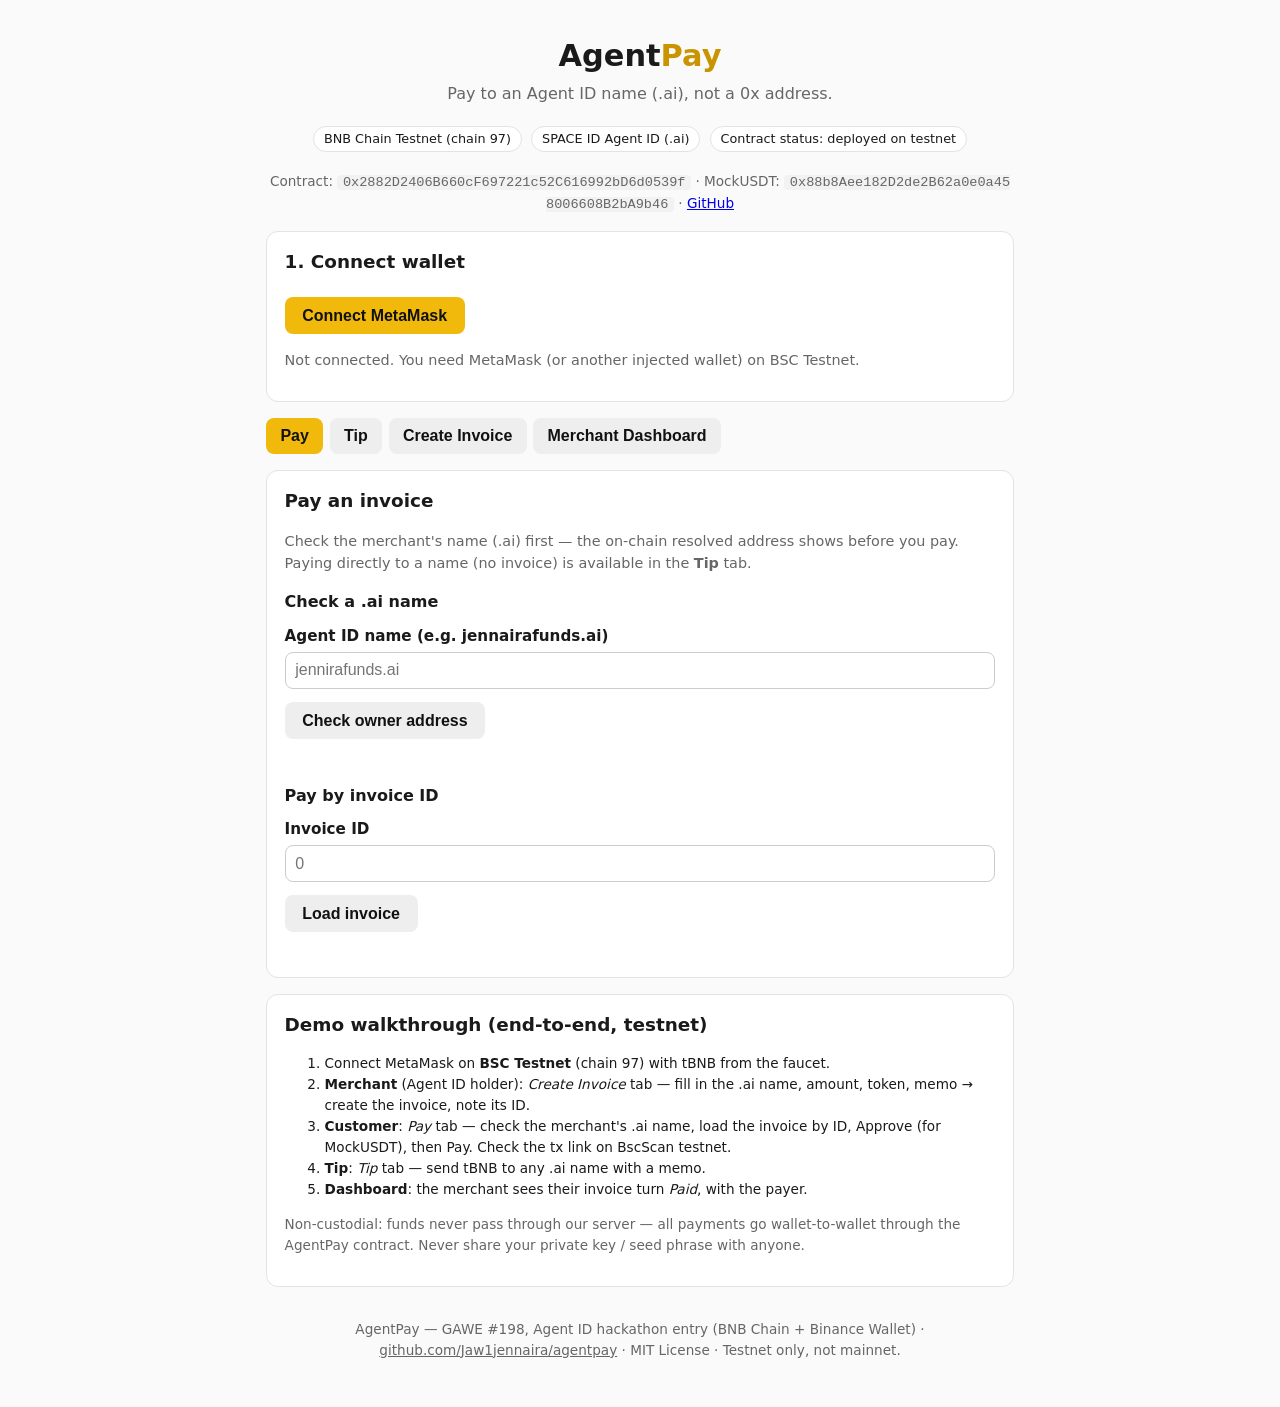
<file: index.html>
<!DOCTYPE html>
<html lang="en">
<head>
<meta charset="utf-8">
<meta name="viewport" content="width=device-width, initial-scale=1">
<title>AgentPay — Pay to an Agent ID name (.ai), not a 0x address</title>
<meta name="description" content="AgentPay: payment gateway + tipping for SPACE ID Agent ID (.ai) holders on BNB Chain Testnet. Pay invoices, send tips, and manage merchant invoices — no need to memorize 0x addresses.">
<link rel="icon" href="data:image/svg+xml,%3Csvg xmlns='http://www.w3.org/2000/svg' viewBox='0 0 64 64'%3E%3Crect width='64' height='64' rx='14' fill='%23FDB515'/%3E%3Ctext x='32' y='44' font-size='36' font-family='sans-serif' font-weight='bold' text-anchor='middle' fill='%23111'%3EA%3C/text%3E%3C/svg%3E">
<link rel="stylesheet" href="style.css">
</head>
<body>

<header>
  <h1>Agent<span>Pay</span></h1>
  <p class="tagline">Pay to an Agent ID name (.ai), not a 0x address.</p>
  <p>
    <span class="badge">BNB Chain Testnet (chain 97)</span>
    <span class="badge">SPACE ID Agent ID (.ai)</span>
    <span class="badge warn" id="deployBadge">Contract status: not deployed yet — preview mode</span>
  </p>
  <p class="muted small">
    Contract: <code id="contractAddr">—</code> ·
    MockUSDT: <code id="usdtAddr">—</code> ·
    <a href="https://github.com/Jaw1jennaira/agentpay" target="_blank" rel="noopener">GitHub</a>
  </p>
</header>

<div id="cdnError">
  Failed to load the ethers.js library. Check your internet connection, then reload this page.
</div>

<div class="card" id="placeholderBanner" style="display:none">
  <strong>Preview mode — contract not deployed yet.</strong>
  <p class="muted" style="margin:.3rem 0 0">
    The AgentPay contract address in <code>config.js</code> is still a placeholder
    (<code>0x000…000</code>) because the testnet deploy is waiting for deployer tBNB balance.
    You can still explore this UI, but transaction buttons (resolve, create invoice,
    pay, tip, dashboard) are disabled until the contract address is filled in from
    <code>deployments.json</code> (final wiring).
  </p>
</div>

<!-- 1. Connect wallet -->
<div class="card">
  <h2>1. Connect wallet</h2>
  <button id="connectBtn">Connect MetaMask</button>
  <button id="switchBtn" class="secondary" style="display:none">Switch to BSC Testnet</button>
  <p id="walletInfo" class="muted">Not connected. You need MetaMask (or another injected wallet) on BSC Testnet.</p>
  <p id="agentIdStatus" class="muted"></p>
</div>

<!-- Tabs -->
<div class="tabs" role="tablist">
  <button class="active" data-tab="pay">Pay</button>
  <button data-tab="tip">Tip</button>
  <button data-tab="create">Create Invoice</button>
  <button data-tab="dashboard">Merchant Dashboard</button>
</div>

<!-- Feature 1: Pay -->
<section class="card tabpane active" id="tab-pay">
  <h2>Pay an invoice</h2>
  <p class="muted">Check the merchant's name (.ai) first — the on-chain resolved address shows before you pay.
  Paying directly to a name (no invoice) is available in the <strong>Tip</strong> tab.</p>

  <h3>Check a .ai name</h3>
  <label for="resolveName">Agent ID name (e.g. jennairafunds.ai)</label>
  <input id="resolveName" type="text" placeholder="jennirafunds.ai" autocomplete="off">
  <button id="resolveBtn" class="secondary">Check owner address</button>
  <p id="resolveMsg" class="msg muted"></p>

  <h3>Pay by invoice ID</h3>
  <label for="payId">Invoice ID</label>
  <input id="payId" type="number" min="0" step="1" placeholder="0">
  <button id="loadInvoiceBtn" class="secondary">Load invoice</button>
  <div id="invoiceDetail" style="margin-top:.6rem"></div>
  <button id="approveBtn" style="display:none">Approve MockUSDT first</button>
  <button id="payBtn" style="display:none">Pay invoice</button>
  <p id="payMsg" class="msg muted"></p>
</section>

<!-- Feature 2: Tip -->
<section class="card tabpane" id="tab-tip">
  <h2>Send a tip</h2>
  <p class="muted">Tip the owner of a .ai name — native tBNB or MockUSDT. The tip goes straight to the on-chain
  resolved address — always check the address before confirming in your wallet.</p>
  <label for="tipName">Recipient .ai name</label>
  <input id="tipName" type="text" value="jennirafunds.ai" autocomplete="off">
  <label for="tipToken">Token</label>
  <select id="tipToken">
    <option value="native">tBNB (native)</option>
    <option value="usdt">MockUSDT</option>
  </select>
  <label for="tipAmount">Amount</label>
  <input id="tipAmount" type="number" min="0" step="0.001" placeholder="0.01">
  <label for="tipMemo">Memo (optional)</label>
  <input id="tipMemo" type="text" placeholder="Thank you!" maxlength="140">
  <button id="tipBtn">Send tip</button>
  <p id="tipMsg" class="msg muted"></p>
  <p class="muted small">Demo example: <code>jennirafunds.ai</code> — the user's Agent ID (Binance wallet).
  This is just an example, not a hardcoded active merchant.</p>
</section>

<!-- Feature 3: Create invoice -->
<section class="card tabpane" id="tab-create">
  <h2>Create an invoice (merchant)</h2>
  <p class="muted">Agent ID (.ai) holders only. The connected wallet is checked first
  with <code>hasAgentId()</code> — the contract enforces this too.</p>
  <p id="createGateMsg" class="msg muted">Connect your wallet first to check Agent ID status.</p>
  <label for="invName">Merchant .ai name (must belong to your wallet)</label>
  <input id="invName" type="text" placeholder="jennirafunds.ai" autocomplete="off">
  <label for="invAmount">Amount</label>
  <input id="invAmount" type="number" min="0" step="0.01" placeholder="0.05">
  <label for="invToken">Payment token</label>
  <select id="invToken">
    <option value="native">tBNB (native)</option>
    <option value="usdt">MockUSDT (6 decimals, testnet)</option>
  </select>
  <label for="invMemo">Memo / description</label>
  <input id="invMemo" type="text" placeholder="Payment for service X" maxlength="140">
  <button id="createBtn" disabled>Create invoice</button>
  <p id="createMsg" class="msg muted"></p>
</section>

<!-- Feature 4: Dashboard -->
<section class="card tabpane" id="tab-dashboard">
  <h2>Merchant dashboard</h2>
  <p class="muted">Invoices created by the connected wallet, with status, amount, token,
  memo, and payer. Data is read straight from the contract
  (<code>invoiceCount</code> + <code>getInvoice</code>).</p>
  <button id="refreshBtn" class="secondary">Reload list</button>
  <div style="overflow-x:auto; margin-top:.6rem">
  <table>
    <thead><tr><th>ID</th><th>Name / Memo</th><th>Amount</th><th>Status</th><th>Payer</th><th>Paid</th></tr></thead>
    <tbody id="invTable"><tr><td colspan="6" class="muted">Connect your wallet, then reload.</td></tr></tbody>
  </table>
  </div>
  <p id="dashMsg" class="msg muted"></p>
</section>

<div class="card">
  <h2>Demo walkthrough (end-to-end, testnet)</h2>
  <ol class="small">
    <li>Connect MetaMask on <strong>BSC Testnet</strong> (chain 97) with tBNB from the faucet.</li>
    <li><strong>Merchant</strong> (Agent ID holder): <em>Create Invoice</em> tab — fill in the .ai name, amount, token, memo → create the invoice, note its ID.</li>
    <li><strong>Customer</strong>: <em>Pay</em> tab — check the merchant's .ai name, load the invoice by ID, Approve (for MockUSDT), then Pay. Check the tx link on BscScan testnet.</li>
    <li><strong>Tip</strong>: <em>Tip</em> tab — send tBNB to any .ai name with a memo.</li>
    <li><strong>Dashboard</strong>: the merchant sees their invoice turn <em>Paid</em>, with the payer.</li>
  </ol>
  <p class="muted small">Non-custodial: funds never pass through our server — all payments go wallet-to-wallet through the AgentPay contract. Never share your private key / seed phrase with anyone.</p>
</div>

<footer>
  AgentPay — GAWE #198, Agent ID hackathon entry (BNB Chain + Binance Wallet) ·
  <a href="https://github.com/Jaw1jennaira/agentpay" target="_blank" rel="noopener">github.com/Jaw1jennaira/agentpay</a> ·
  MIT License · Testnet only, not mainnet.
</footer>

<script src="ethers.umd.min.js"></script>
<script>
  // Simple fallback if the library fails to load.
  if (typeof window.ethers === "undefined") {
    document.getElementById("cdnError").style.display = "block";
  }
</script>
<script src="config.js"></script>
<script src="app.js"></script>
</body>
</html>
</file>
<file: style.css>
:root {
  --gold: #f0b90b;
  --gold-dark: #c99400;
  --ink: #1a1a1a;
  --muted: #666;
  --line: #e3e3e3;
  --bg: #fafafa;
  --card: #fff;
  --ok: #137333;
  --err: #b3261e;
  --radius: 12px;
}
* { box-sizing: border-box; }
body {
  font-family: system-ui, -apple-system, "Segoe UI", sans-serif;
  max-width: 780px;
  margin: 0 auto;
  padding: 1rem 1rem 3rem;
  line-height: 1.55;
  color: var(--ink);
  background: var(--bg);
}
header { text-align: center; margin: 1rem 0 0.5rem; }
header h1 { font-size: 1.9rem; margin: 0.2rem 0; }
header h1 span { color: var(--gold-dark); }
.tagline { color: var(--muted); margin: 0.2rem 0 1rem; }
.badge {
  display: inline-block;
  font-size: 0.8rem;
  border: 1px solid var(--line);
  border-radius: 999px;
  padding: 0.15rem 0.6rem;
  margin: 0.15rem;
  background: var(--card);
}
.badge.warn { border-color: #e8a838; background: #fff8e1; }
.card {
  background: var(--card);
  border: 1px solid var(--line);
  border-radius: var(--radius);
  padding: 1rem 1.1rem;
  margin: 1rem 0;
}
h2 { font-size: 1.15rem; margin: 0 0 0.5rem; }
h3 { font-size: 1rem; margin: 1rem 0 0.3rem; }
label { display: block; margin: 0.6rem 0 0.2rem; font-weight: 600; font-size: 0.95rem; }
input, select, button { font-size: 1rem; padding: 0.55rem 0.6rem; }
input, select {
  width: 100%;
  border: 1px solid #ccc;
  border-radius: 8px;
  background: #fff;
}
button {
  background: var(--gold);
  color: #111;
  font-weight: 700;
  border: 0;
  border-radius: 8px;
  cursor: pointer;
  margin-top: 0.8rem;
  padding: 0.6rem 1.1rem;
}
button.secondary { background: #eee; font-weight: 600; }
button:disabled { opacity: 0.45; cursor: not-allowed; }
button:hover:not(:disabled) { filter: brightness(0.96); }
.muted { color: var(--muted); font-size: 0.9rem; }
.small { font-size: 0.85rem; }
.ok { color: var(--ok); }
.err { color: var(--err); }
code {
  background: #f2f2f2;
  padding: 0 0.35rem;
  border-radius: 4px;
  word-break: break-all;
}
.msg { margin: 0.7rem 0 0; min-height: 1.2em; }
.msg a { color: #0b57d0; }
.tabs { display: flex; flex-wrap: wrap; gap: 0.4rem; margin: 1rem 0 0; }
.tabs button {
  margin: 0;
  background: #eee;
  font-weight: 600;
  padding: 0.55rem 0.9rem;
}
.tabs button.active { background: var(--gold); }
.tabpane { display: none; }
.tabpane.active { display: block; }
table { width: 100%; border-collapse: collapse; font-size: 0.88rem; }
td, th { border-bottom: 1px solid #eee; padding: 0.45rem 0.25rem; text-align: left; vertical-align: top; }
th { font-size: 0.82rem; color: var(--muted); }
.pill {
  display: inline-block;
  border-radius: 999px;
  padding: 0.05rem 0.55rem;
  font-size: 0.8rem;
  font-weight: 700;
}
.pill.paid { background: #e6f4ea; color: var(--ok); }
.pill.unpaid { background: #fef7e0; color: #7a5b00; }
.addr { font-family: ui-monospace, monospace; font-size: 0.85rem; word-break: break-all; }
footer { text-align: center; color: var(--muted); font-size: 0.85rem; margin-top: 2rem; }
footer a { color: inherit; }
#cdnError {
  display: none;
  background: #fce8e6;
  color: var(--err);
  border: 1px solid #f5a9a2;
  border-radius: var(--radius);
  padding: 0.8rem 1rem;
  margin: 1rem 0;
  font-weight: 600;
}
@media (max-width: 560px) {
  header h1 { font-size: 1.55rem; }
  .tabs button { flex: 1 1 40%; }
}
</file>
